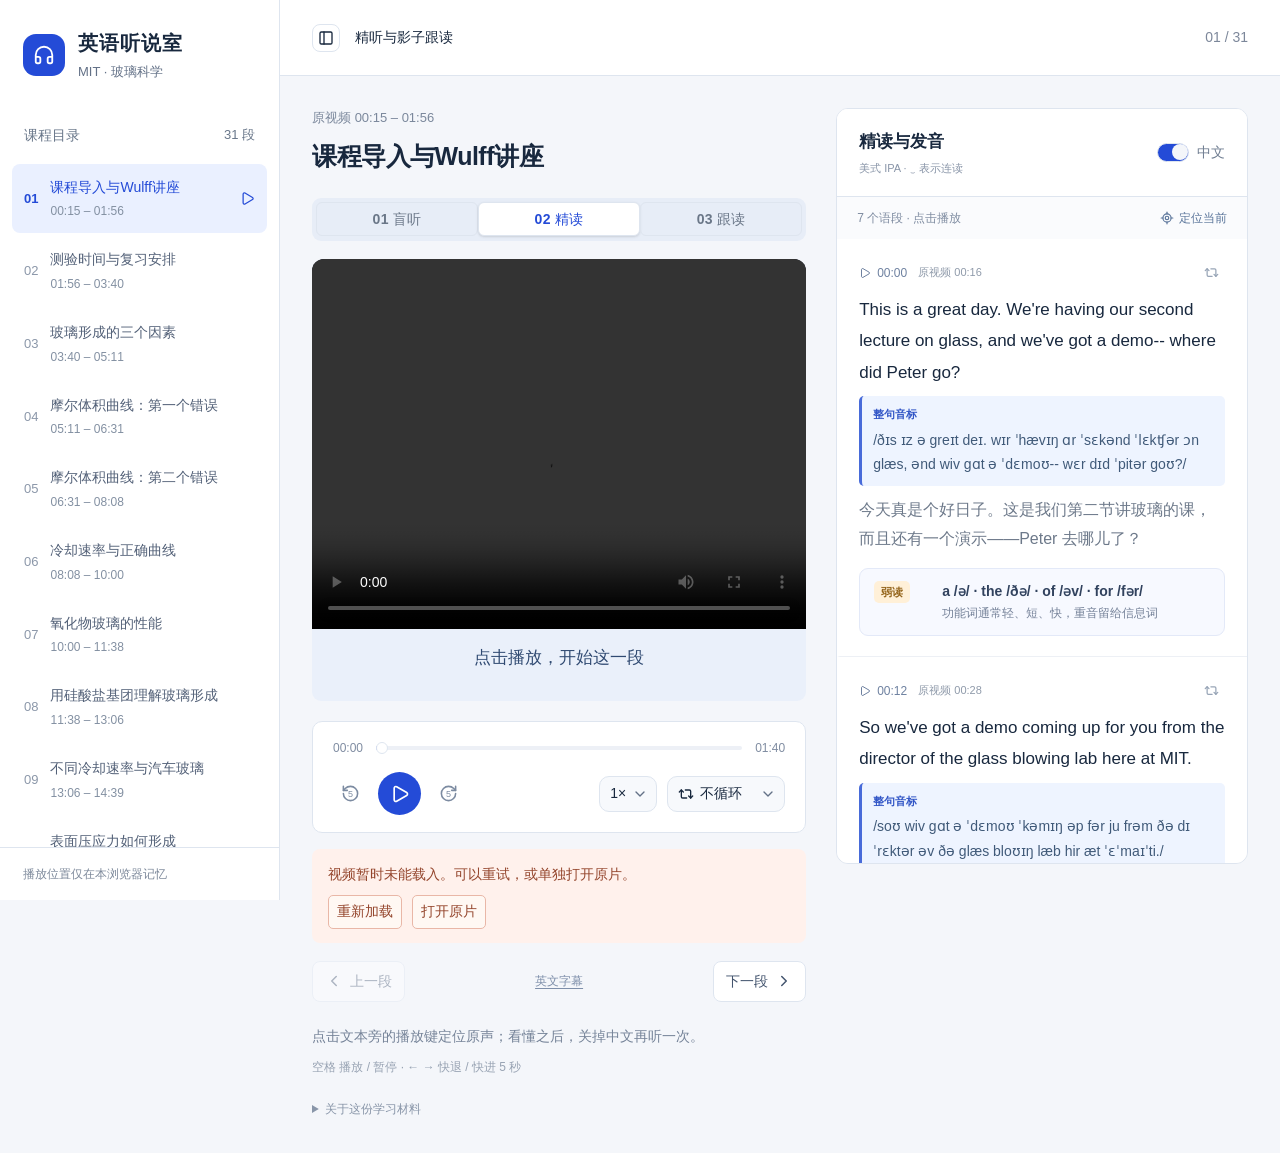
<file: index.html>
<!DOCTYPE html><html lang="zh-CN"><head><meta charSet="utf-8"/><meta name="viewport" content="width=device-width, initial-scale=1"/><link rel="stylesheet" href="/_next/static/css/index.CwH7gr7h.css" data-rsc-css-href="/_next/static/css/index.CwH7gr7h.css" data-precedence="vite-rsc/importer-resources"/><link rel="modulepreload" fetchPriority="low" href="/_next/static/chunks/index-BkXPNVpF.js"/><script src="/_next/static/chunks/rolldown-runtime-C60lm6uB.js" type="module" async=""></script><script src="/_next/static/chunks/framework-D_rUT4EX.js" type="module" async=""></script><link rel="modulepreload" href="/_next/static/chunks/layout-segment-context-CyVjz1IP.js" crossorigin=""/><link rel="modulepreload" href="/_next/static/chunks/page-BL5TyQAJ.js" crossorigin=""/><title>英语听说室 · MIT 玻璃科学</title><meta name="description" content="31段MIT玻璃课程，原声精听、中英对照与影子跟读。"/><script>Object.assign(((self[Symbol.for("vinext.navigationRuntime")]??={bootstrap:{routeManifest:null},functions:{}}).bootstrap.rsc??={rsc:[]}),{params:{},nav:{"pathname":"/","searchParams":[]}})</script><link rel="modulepreload" href="/_next/static/chunks/index-BkXPNVpF.js" />
</head><body><div data-slot="sidebar-wrapper" style="--sidebar-width:280px;--sidebar-width-icon:3rem" class="group/sidebar-wrapper flex min-h-svh w-full has-data-[variant=inset]:bg-sidebar study-shell"><div class="group peer hidden text-sidebar-foreground md:block" data-state="expanded" data-collapsible="" data-variant="sidebar" data-side="left" data-slot="sidebar"><div data-slot="sidebar-gap" class="transition-[width] duration-200 ease-linear relative w-(--sidebar-width) bg-transparent group-data-[collapsible=offcanvas]:w-0 group-data-[side=right]:rotate-180 group-data-[collapsible=icon]:w-(--sidebar-width-icon)"></div><div data-slot="sidebar-container" data-side="left" class="fixed inset-y-0 z-10 hidden h-svh w-(--sidebar-width) transition-[left,right,width] duration-200 ease-linear data-[side=left]:left-0 data-[side=left]:group-data-[collapsible=offcanvas]:left-[calc(var(--sidebar-width)*-1)] data-[side=right]:right-0 data-[side=right]:group-data-[collapsible=offcanvas]:right-[calc(var(--sidebar-width)*-1)] md:flex group-data-[collapsible=icon]:w-(--sidebar-width-icon) group-data-[side=left]:border-r group-data-[side=right]:border-l"><div data-sidebar="sidebar" data-slot="sidebar-inner" class="bg-sidebar group-data-[variant=floating]:ring-sidebar-border group-data-[variant=floating]:rounded-lg group-data-[variant=floating]:shadow-sm group-data-[variant=floating]:ring-1 flex size-full flex-col"><div data-slot="sidebar-header" data-sidebar="header" class="gap-2 p-2 flex flex-col brand"><span class="brand-icon"><svg xmlns="http://www.w3.org/2000/svg" width="22" height="22" viewBox="0 0 24 24" fill="none" stroke="currentColor" stroke-width="2" stroke-linecap="round" stroke-linejoin="round" class="lucide lucide-headphones" aria-hidden="true"><path d="M3 14h3a2 2 0 0 1 2 2v3a2 2 0 0 1-2 2H5a2 2 0 0 1-2-2v-7a9 9 0 0 1 18 0v7a2 2 0 0 1-2 2h-1a2 2 0 0 1-2-2v-3a2 2 0 0 1 2-2h3"></path></svg></span><div><strong>英语听说室</strong><p>MIT · 玻璃科学</p></div></div><div data-slot="sidebar-content" data-sidebar="content" class="no-scrollbar gap-0 flex min-h-0 flex-1 flex-col overflow-auto group-data-[collapsible=icon]:overflow-hidden"><div class="catalog-heading">课程目录 <span>31 段</span></div><nav aria-label="课程目录"><button class="lesson-item selected" aria-current="true"><span class="lesson-number">01</span><span><strong>课程导入与Wulff讲座</strong><small>00:15<!-- --> – <!-- -->01:56</small></span><svg xmlns="http://www.w3.org/2000/svg" width="15" height="15" viewBox="0 0 24 24" fill="none" stroke="currentColor" stroke-width="2" stroke-linecap="round" stroke-linejoin="round" class="lucide lucide-play" aria-hidden="true"><path d="M5 5a2 2 0 0 1 3.008-1.728l11.997 6.998a2 2 0 0 1 .003 3.458l-12 7A2 2 0 0 1 5 19z"></path></svg></button><button class="lesson-item "><span class="lesson-number">02</span><span><strong>测验时间与复习安排</strong><small>01:56<!-- --> – <!-- -->03:40</small></span></button><button class="lesson-item "><span class="lesson-number">03</span><span><strong>玻璃形成的三个因素</strong><small>03:40<!-- --> – <!-- -->05:11</small></span></button><button class="lesson-item "><span class="lesson-number">04</span><span><strong>摩尔体积曲线：第一个错误</strong><small>05:11<!-- --> – <!-- -->06:31</small></span></button><button class="lesson-item "><span class="lesson-number">05</span><span><strong>摩尔体积曲线：第二个错误</strong><small>06:31<!-- --> – <!-- -->08:08</small></span></button><button class="lesson-item "><span class="lesson-number">06</span><span><strong>冷却速率与正确曲线</strong><small>08:08<!-- --> – <!-- -->10:00</small></span></button><button class="lesson-item "><span class="lesson-number">07</span><span><strong>氧化物玻璃的性能</strong><small>10:00<!-- --> – <!-- -->11:38</small></span></button><button class="lesson-item "><span class="lesson-number">08</span><span><strong>用硅酸盐基团理解玻璃形成</strong><small>11:38<!-- --> – <!-- -->13:06</small></span></button><button class="lesson-item "><span class="lesson-number">09</span><span><strong>不同冷却速率与汽车玻璃</strong><small>13:06<!-- --> – <!-- -->14:39</small></span></button><button class="lesson-item "><span class="lesson-number">10</span><span><strong>表面压应力如何形成</strong><small>14:39<!-- --> – <!-- -->16:31</small></span></button><button class="lesson-item "><span class="lesson-number">11</span><span><strong>钢化玻璃与演示嘉宾</strong><small>16:31<!-- --> – <!-- -->18:06</small></span></button><button class="lesson-item "><span class="lesson-number">12</span><span><strong>玻璃吹制课程与鲁珀特之泪</strong><small>18:06<!-- --> – <!-- -->19:32</small></span></button><button class="lesson-item "><span class="lesson-number">13</span><span><strong>空气冷却与水冷却</strong><small>19:32<!-- --> – <!-- -->21:01</small></span></button><button class="lesson-item "><span class="lesson-number">14</span><span><strong>两种玻璃滴的破坏演示</strong><small>21:01<!-- --> – <!-- -->22:33</small></span></button><button class="lesson-item "><span class="lesson-number">15</span><span><strong>水冷玻璃滴的破裂与裂纹</strong><small>22:33<!-- --> – <!-- -->23:52</small></span></button><button class="lesson-item "><span class="lesson-number">16</span><span><strong>玻璃吹制课程与演示收尾</strong><small>23:52<!-- --> – <!-- -->25:23</small></span></button><button class="lesson-item "><span class="lesson-number">17</span><span><strong>退火玻璃与钢化玻璃的破碎</strong><small>25:23<!-- --> – <!-- -->26:39</small></span></button><button class="lesson-item "><span class="lesson-number">18</span><span><strong>高速视频：鲁珀特之泪的强度</strong><small>26:39<!-- --> – <!-- -->28:26</small></span></button><button class="lesson-item "><span class="lesson-number">19</span><span><strong>冷却速率与玻璃中的添加剂</strong><small>28:26<!-- --> – <!-- -->29:55</small></span></button><button class="lesson-item "><span class="lesson-number">20</span><span><strong>氧离子与硅酸盐网络</strong><small>29:55<!-- --> – <!-- -->31:27</small></span></button><button class="lesson-item "><span class="lesson-number">21</span><span><strong>化学剪刀：打断桥氧连接</strong><small>31:27<!-- --> – <!-- -->33:20</small></span></button><button class="lesson-item "><span class="lesson-number">22</span><span><strong>断链如何改变黏度</strong><small>33:20<!-- --> – <!-- -->34:54</small></span></button><button class="lesson-item "><span class="lesson-number">23</span><span><strong>用化学成分调节玻璃转变</strong><small>34:54<!-- --> – <!-- -->36:21</small></span></button><button class="lesson-item "><span class="lesson-number">24</span><span><strong>网络形成体与网络修饰体</strong><small>36:21<!-- --> – <!-- -->37:56</small></span></button><button class="lesson-item "><span class="lesson-number">25</span><span><strong>黏度曲线与玻璃加工</strong><small>37:56<!-- --> – <!-- -->39:53</small></span></button><button class="lesson-item "><span class="lesson-number">26</span><span><strong>离子交换：用钾替换钠</strong><small>39:53<!-- --> – <!-- -->41:42</small></span></button><button class="lesson-item "><span class="lesson-number">27</span><span><strong>化学强化与大猩猩玻璃</strong><small>41:42<!-- --> – <!-- -->43:35</small></span></button><button class="lesson-item "><span class="lesson-number">28</span><span><strong>玻璃性能设计与意大利面比喻</strong><small>43:35<!-- --> – <!-- -->45:31</small></span></button><button class="lesson-item "><span class="lesson-number">29</span><span><strong>丰富元素与太阳能玻璃打印</strong><small>45:31<!-- --> – <!-- -->47:27</small></span></button><button class="lesson-item "><span class="lesson-number">30</span><span><strong>MIT玻璃3D打印</strong><small>47:27<!-- --> – <!-- -->48:44</small></span></button><button class="lesson-item "><span class="lesson-number">31</span><span><strong>高强度玻璃与课程总结</strong><small>48:44<!-- --> – <!-- -->49:59</small></span></button></nav></div><div data-slot="sidebar-footer" data-sidebar="footer" class="gap-2 p-2 flex flex-col sidebar-footer">播放位置仅在本浏览器记忆</div></div></div></div><main data-slot="sidebar-inset" class="bg-background md:peer-data-[variant=inset]:m-2 md:peer-data-[variant=inset]:ml-0 md:peer-data-[variant=inset]:rounded-xl md:peer-data-[variant=inset]:shadow-sm md:peer-data-[variant=inset]:peer-data-[state=collapsed]:ml-2 relative flex w-full flex-1 flex-col study-main"><header class="topbar"><div><button type="button" tabindex="0" data-slot="sidebar-trigger" data-sidebar="trigger" aria-label="打开或收起课程目录" class="group/button inline-flex shrink-0 items-center justify-center border border-transparent bg-clip-padding text-sm font-medium whitespace-nowrap transition-all outline-none select-none focus-visible:border-ring focus-visible:ring-3 focus-visible:ring-ring/50 active:not-aria-[haspopup]:translate-y-px disabled:pointer-events-none disabled:opacity-50 aria-invalid:border-destructive aria-invalid:ring-3 aria-invalid:ring-destructive/20 dark:aria-invalid:border-destructive/50 dark:aria-invalid:ring-destructive/40 [&amp;_svg]:pointer-events-none [&amp;_svg]:shrink-0 [&amp;_svg:not([class*=&#x27;size-&#x27;])]:size-4 hover:bg-muted hover:text-foreground aria-expanded:bg-muted aria-expanded:text-foreground dark:hover:bg-muted/50 size-7 rounded-[min(var(--radius-md),12px)] in-data-[slot=button-group]:rounded-lg"><svg xmlns="http://www.w3.org/2000/svg" width="24" height="24" viewBox="0 0 24 24" fill="none" stroke="currentColor" stroke-width="2" stroke-linecap="round" stroke-linejoin="round" class="lucide lucide-panel-left cn-rtl-flip" aria-hidden="true"><rect width="18" height="18" x="3" y="3" rx="2"></rect><path d="M9 3v18"></path></svg><span class="sr-only">Toggle Sidebar</span></button><span>精听与影子跟读</span></div><span class="course-count">01<!-- --> / 31</span></header><main class="workspace"><section class="player-column"><div class="lesson-heading"><p>原视频 <!-- -->00:15<!-- --> – <!-- -->01:56</p><h1>课程导入与Wulff讲座</h1></div><div data-orientation="horizontal" data-activation-direction="none" data-slot="tabs" class="group/tabs flex gap-2 data-horizontal:flex-col mode-tabs"><div data-orientation="horizontal" data-activation-direction="none" role="tablist" data-slot="tabs-list" data-variant="default" aria-label="学习模式" class="group/tabs-list inline-flex w-fit items-center justify-center rounded-lg p-[3px] text-muted-foreground group-data-horizontal/tabs:h-8 group-data-vertical/tabs:h-fit group-data-vertical/tabs:flex-col data-[variant=line]:rounded-none bg-muted"><button type="button" data-orientation="horizontal" data-activation-direction="none" aria-disabled="false" tabindex="-1" role="tab" aria-selected="false" id="base-ui-_R_4j9i_" data-slot="tabs-trigger" class="relative inline-flex h-[calc(100%-1px)] flex-1 items-center justify-center gap-1.5 rounded-md border border-transparent px-1.5 py-0.5 text-sm font-medium whitespace-nowrap text-foreground/60 transition-all group-data-vertical/tabs:w-full group-data-vertical/tabs:justify-start hover:text-foreground focus-visible:border-ring focus-visible:ring-[3px] focus-visible:ring-ring/50 focus-visible:outline-1 focus-visible:outline-ring disabled:pointer-events-none disabled:opacity-50 has-data-[icon=inline-end]:pr-1 has-data-[icon=inline-start]:pl-1 aria-disabled:pointer-events-none aria-disabled:opacity-50 dark:text-muted-foreground dark:hover:text-foreground group-data-[variant=default]/tabs-list:data-active:shadow-sm group-data-[variant=line]/tabs-list:data-active:shadow-none [&amp;_svg]:pointer-events-none [&amp;_svg]:shrink-0 [&amp;_svg:not([class*=&#x27;size-&#x27;])]:size-4 group-data-[variant=line]/tabs-list:bg-transparent group-data-[variant=line]/tabs-list:data-active:bg-transparent dark:group-data-[variant=line]/tabs-list:data-active:border-transparent dark:group-data-[variant=line]/tabs-list:data-active:bg-transparent data-active:bg-background data-active:text-foreground dark:data-active:border-input dark:data-active:bg-input/30 dark:data-active:text-foreground after:absolute after:bg-foreground after:opacity-0 after:transition-opacity group-data-horizontal/tabs:after:inset-x-0 group-data-horizontal/tabs:after:bottom-[-5px] group-data-horizontal/tabs:after:h-0.5 group-data-vertical/tabs:after:inset-y-0 group-data-vertical/tabs:after:-right-1 group-data-vertical/tabs:after:w-0.5 group-data-[variant=line]/tabs-list:data-active:after:opacity-100">01 盲听</button><button type="button" data-active="" data-orientation="horizontal" data-activation-direction="none" aria-disabled="false" tabindex="-1" role="tab" aria-selected="true" id="base-ui-_R_8j9i_" data-composite-item-active="" data-slot="tabs-trigger" class="relative inline-flex h-[calc(100%-1px)] flex-1 items-center justify-center gap-1.5 rounded-md border border-transparent px-1.5 py-0.5 text-sm font-medium whitespace-nowrap text-foreground/60 transition-all group-data-vertical/tabs:w-full group-data-vertical/tabs:justify-start hover:text-foreground focus-visible:border-ring focus-visible:ring-[3px] focus-visible:ring-ring/50 focus-visible:outline-1 focus-visible:outline-ring disabled:pointer-events-none disabled:opacity-50 has-data-[icon=inline-end]:pr-1 has-data-[icon=inline-start]:pl-1 aria-disabled:pointer-events-none aria-disabled:opacity-50 dark:text-muted-foreground dark:hover:text-foreground group-data-[variant=default]/tabs-list:data-active:shadow-sm group-data-[variant=line]/tabs-list:data-active:shadow-none [&amp;_svg]:pointer-events-none [&amp;_svg]:shrink-0 [&amp;_svg:not([class*=&#x27;size-&#x27;])]:size-4 group-data-[variant=line]/tabs-list:bg-transparent group-data-[variant=line]/tabs-list:data-active:bg-transparent dark:group-data-[variant=line]/tabs-list:data-active:border-transparent dark:group-data-[variant=line]/tabs-list:data-active:bg-transparent data-active:bg-background data-active:text-foreground dark:data-active:border-input dark:data-active:bg-input/30 dark:data-active:text-foreground after:absolute after:bg-foreground after:opacity-0 after:transition-opacity group-data-horizontal/tabs:after:inset-x-0 group-data-horizontal/tabs:after:bottom-[-5px] group-data-horizontal/tabs:after:h-0.5 group-data-vertical/tabs:after:inset-y-0 group-data-vertical/tabs:after:-right-1 group-data-vertical/tabs:after:w-0.5 group-data-[variant=line]/tabs-list:data-active:after:opacity-100">02 精读</button><button type="button" data-orientation="horizontal" data-activation-direction="none" aria-disabled="false" tabindex="-1" role="tab" aria-selected="false" id="base-ui-_R_cj9i_" data-slot="tabs-trigger" class="relative inline-flex h-[calc(100%-1px)] flex-1 items-center justify-center gap-1.5 rounded-md border border-transparent px-1.5 py-0.5 text-sm font-medium whitespace-nowrap text-foreground/60 transition-all group-data-vertical/tabs:w-full group-data-vertical/tabs:justify-start hover:text-foreground focus-visible:border-ring focus-visible:ring-[3px] focus-visible:ring-ring/50 focus-visible:outline-1 focus-visible:outline-ring disabled:pointer-events-none disabled:opacity-50 has-data-[icon=inline-end]:pr-1 has-data-[icon=inline-start]:pl-1 aria-disabled:pointer-events-none aria-disabled:opacity-50 dark:text-muted-foreground dark:hover:text-foreground group-data-[variant=default]/tabs-list:data-active:shadow-sm group-data-[variant=line]/tabs-list:data-active:shadow-none [&amp;_svg]:pointer-events-none [&amp;_svg]:shrink-0 [&amp;_svg:not([class*=&#x27;size-&#x27;])]:size-4 group-data-[variant=line]/tabs-list:bg-transparent group-data-[variant=line]/tabs-list:data-active:bg-transparent dark:group-data-[variant=line]/tabs-list:data-active:border-transparent dark:group-data-[variant=line]/tabs-list:data-active:bg-transparent data-active:bg-background data-active:text-foreground dark:data-active:border-input dark:data-active:bg-input/30 dark:data-active:text-foreground after:absolute after:bg-foreground after:opacity-0 after:transition-opacity group-data-horizontal/tabs:after:inset-x-0 group-data-horizontal/tabs:after:bottom-[-5px] group-data-horizontal/tabs:after:h-0.5 group-data-vertical/tabs:after:inset-y-0 group-data-vertical/tabs:after:-right-1 group-data-vertical/tabs:after:w-0.5 group-data-[variant=line]/tabs-list:data-active:after:opacity-100">03 跟读</button></div></div><button class="jump-to-ipa">向下查看整句音标 ↓</button><div class="video-wrap"><div class="lesson-video media-loading">正在载入课程…</div></div><div class="live-caption" lang="en">点击播放，开始这一段</div><div class="player-tools"><div class="progress-line"><span>00:00</span><div data-orientation="horizontal" id="base-ui-_R_25j9i_" role="group" data-slot="slider" aria-label="播放进度" class="data-horizontal:w-full data-vertical:h-full"><div data-orientation="horizontal" data-base-ui-slider-control="" class="data-vertical:min-h-40 relative flex w-full touch-none items-center select-none data-disabled:opacity-50 data-vertical:h-full data-vertical:w-auto data-vertical:flex-col"><div data-orientation="horizontal" style="position:relative" data-slot="slider-track" class="bg-muted rounded-full data-horizontal:h-1 data-horizontal:w-full data-vertical:h-full data-vertical:w-1 relative grow overflow-hidden select-none"><div data-orientation="horizontal" data-base-ui-slider-indicator="" style="visibility:hidden;position:relative;height:inherit;--start-position:0%;inset-inline-start:0;width:var(--start-position)" data-slot="slider-range" class="bg-primary select-none data-horizontal:h-full data-vertical:w-full"></div></div><div data-orientation="horizontal" data-index="0" id="base-ui-_R_1m5j9i_" style="position:absolute;inset-inline-start:var(--position);top:50%;translate:-50% -50%;--position:0%;visibility:hidden" data-slot="slider-thumb" class="border-ring ring-ring/50 relative size-3 rounded-full border bg-white transition-[color,box-shadow] after:absolute after:-inset-2 hover:ring-3 focus-visible:ring-3 focus-visible:outline-hidden active:ring-3 block shrink-0 select-none disabled:pointer-events-none disabled:opacity-50"><input aria-orientation="horizontal" aria-valuenow="0" id="base-ui-_R_1m5j9iH2_" max="100.466" min="0" step="0.1" style="clip-path:inset(50%);overflow:hidden;white-space:nowrap;border:0;padding:0;width:100%;height:100%;margin:-1px;position:fixed;top:0;left:0" type="range" value="0"/><script></script></div></div></div><span>01:40</span></div><div class="controls"><div class="transport"><button class="icon-button" aria-label="后退5秒"><svg xmlns="http://www.w3.org/2000/svg" width="19" height="19" viewBox="0 0 24 24" fill="none" stroke="currentColor" stroke-width="2" stroke-linecap="round" stroke-linejoin="round" class="lucide lucide-rotate-ccw" aria-hidden="true"><path d="M3 12a9 9 0 1 0 9-9 9.75 9.75 0 0 0-6.74 2.74L3 8"></path><path d="M3 3v5h5"></path></svg><small>5</small></button><button class="play-button" aria-label="播放"><svg xmlns="http://www.w3.org/2000/svg" width="20" height="20" viewBox="0 0 24 24" fill="none" stroke="currentColor" stroke-width="2" stroke-linecap="round" stroke-linejoin="round" class="lucide lucide-play" aria-hidden="true"><path d="M5 5a2 2 0 0 1 3.008-1.728l11.997 6.998a2 2 0 0 1 .003 3.458l-12 7A2 2 0 0 1 5 19z"></path></svg></button><button class="icon-button" aria-label="前进5秒"><svg xmlns="http://www.w3.org/2000/svg" width="19" height="19" viewBox="0 0 24 24" fill="none" stroke="currentColor" stroke-width="2" stroke-linecap="round" stroke-linejoin="round" class="lucide lucide-rotate-ccw" aria-hidden="true" style="transform:scaleX(-1)"><path d="M3 12a9 9 0 1 0 9-9 9.75 9.75 0 0 0-6.74 2.74L3 8"></path><path d="M3 3v5h5"></path></svg><small>5</small></button></div><button type="button" tabindex="0" id="base-ui-_R_29j9i_" role="combobox" aria-expanded="false" aria-haspopup="listbox" data-slot="select-trigger" data-size="default" aria-label="播放速度" class="flex w-fit items-center justify-between gap-1.5 rounded-lg border border-input bg-transparent py-2 pr-2 pl-2.5 text-sm whitespace-nowrap transition-colors outline-none select-none focus-visible:border-ring focus-visible:ring-3 focus-visible:ring-ring/50 disabled:cursor-not-allowed disabled:opacity-50 aria-invalid:border-destructive aria-invalid:ring-3 aria-invalid:ring-destructive/20 data-placeholder:text-muted-foreground data-[size=default]:h-8 data-[size=sm]:h-7 data-[size=sm]:rounded-[min(var(--radius-md),10px)] *:data-[slot=select-value]:line-clamp-1 *:data-[slot=select-value]:flex *:data-[slot=select-value]:items-center *:data-[slot=select-value]:gap-1.5 dark:bg-input/30 dark:hover:bg-input/50 dark:aria-invalid:border-destructive/50 dark:aria-invalid:ring-destructive/40 [&amp;_svg]:pointer-events-none [&amp;_svg]:shrink-0 [&amp;_svg:not([class*=&#x27;size-&#x27;])]:size-4 speed-select"><span data-slot="select-value" class="flex flex-1 text-left">1<!-- -->×</span><svg xmlns="http://www.w3.org/2000/svg" width="24" height="24" viewBox="0 0 24 24" fill="none" stroke="currentColor" stroke-width="2" stroke-linecap="round" stroke-linejoin="round" class="lucide lucide-chevron-down pointer-events-none size-4 text-muted-foreground" aria-hidden="true"><path d="m6 9 6 6 6-6"></path>▼</svg></button><input id="base-ui-_R_29j9i_-hidden-input" style="clip-path:inset(50%);overflow:hidden;white-space:nowrap;border:0;padding:0;width:1px;height:1px;margin:-1px;position:fixed;top:0;left:0" tabindex="-1" aria-hidden="true" value="1"/><button type="button" tabindex="0" id="base-ui-_R_39j9i_" role="combobox" aria-expanded="false" aria-haspopup="listbox" data-slot="select-trigger" data-size="default" aria-label="循环方式" class="flex w-fit items-center justify-between gap-1.5 rounded-lg border border-input bg-transparent py-2 pr-2 pl-2.5 text-sm whitespace-nowrap transition-colors outline-none select-none focus-visible:border-ring focus-visible:ring-3 focus-visible:ring-ring/50 disabled:cursor-not-allowed disabled:opacity-50 aria-invalid:border-destructive aria-invalid:ring-3 aria-invalid:ring-destructive/20 data-placeholder:text-muted-foreground data-[size=default]:h-8 data-[size=sm]:h-7 data-[size=sm]:rounded-[min(var(--radius-md),10px)] *:data-[slot=select-value]:line-clamp-1 *:data-[slot=select-value]:flex *:data-[slot=select-value]:items-center *:data-[slot=select-value]:gap-1.5 dark:bg-input/30 dark:hover:bg-input/50 dark:aria-invalid:border-destructive/50 dark:aria-invalid:ring-destructive/40 [&amp;_svg]:pointer-events-none [&amp;_svg]:shrink-0 [&amp;_svg:not([class*=&#x27;size-&#x27;])]:size-4 loop-select"><svg xmlns="http://www.w3.org/2000/svg" width="16" height="16" viewBox="0 0 24 24" fill="none" stroke="currentColor" stroke-width="2" stroke-linecap="round" stroke-linejoin="round" class="lucide lucide-repeat2 lucide-repeat-2" aria-hidden="true"><path d="m2 9 3-3 3 3"></path><path d="M13 18H7a2 2 0 0 1-2-2V6"></path><path d="m22 15-3 3-3-3"></path><path d="M11 6h6a2 2 0 0 1 2 2v10"></path></svg><span data-slot="select-value" class="flex flex-1 text-left">不循环</span><svg xmlns="http://www.w3.org/2000/svg" width="24" height="24" viewBox="0 0 24 24" fill="none" stroke="currentColor" stroke-width="2" stroke-linecap="round" stroke-linejoin="round" class="lucide lucide-chevron-down pointer-events-none size-4 text-muted-foreground" aria-hidden="true"><path d="m6 9 6 6 6-6"></path>▼</svg></button><input id="base-ui-_R_39j9i_-hidden-input" style="clip-path:inset(50%);overflow:hidden;white-space:nowrap;border:0;padding:0;width:1px;height:1px;margin:-1px;position:fixed;top:0;left:0" tabindex="-1" aria-hidden="true" value="off"/></div></div><div class="lesson-navigation"><button disabled=""><svg xmlns="http://www.w3.org/2000/svg" width="18" height="18" viewBox="0 0 24 24" fill="none" stroke="currentColor" stroke-width="2" stroke-linecap="round" stroke-linejoin="round" class="lucide lucide-chevron-left" aria-hidden="true"><path d="m15 18-6-6 6-6"></path></svg>上一段</button><a href="/media/01.srt" download="">英文字幕</a><button>下一段<svg xmlns="http://www.w3.org/2000/svg" width="18" height="18" viewBox="0 0 24 24" fill="none" stroke="currentColor" stroke-width="2" stroke-linecap="round" stroke-linejoin="round" class="lucide lucide-chevron-right" aria-hidden="true"><path d="m9 18 6-6-6-6"></path></svg></button></div><p class="practice-tip">点击文本旁的播放键定位原声；看懂之后，关掉中文再听一次。</p><p class="keyboard-tip">空格 播放 / 暂停 · ← → 快退 / 快进 5 秒</p><details class="course-note"><summary>关于这份学习材料</summary><p>由你提供的 MIT 3.091 课程视频整理。31 段各约 1–2 分钟，标题显示原视频时间。切点依据内嵌字幕选择，未逐词校订音频。原课堂自身的未完句、字幕疑误在对照中说明。</p><p>本浏览器会记住上次片段、播放位置与速度，清除浏览器数据后会重置；不会跨设备同步。</p></details></section><section class="reading-column" aria-label="双语阅读"><div class="reading-heading"><div><h2>精读与发音</h2><span>美式 IPA · ‿ 表示连读</span></div><label class="translation-toggle"><span data-checked="" role="switch" tabindex="0" id="base-ui-_R_cd9i_" aria-checked="true" data-slot="switch" data-size="default" aria-label="显示中文翻译" class="peer group/switch relative inline-flex shrink-0 items-center rounded-full border border-transparent transition-all outline-none group-has-[:focus-visible]/field-label:border-transparent group-has-[:focus-visible]/field-label:ring-0 after:absolute after:-inset-x-3 after:-inset-y-2 focus-visible:border-ring focus-visible:ring-3 focus-visible:ring-ring/50 aria-invalid:border-destructive aria-invalid:ring-3 aria-invalid:ring-destructive/20 data-[size=default]:h-[18.4px] data-[size=default]:w-[32px] data-[size=sm]:h-[14px] data-[size=sm]:w-[24px] dark:aria-invalid:border-destructive/50 dark:aria-invalid:ring-destructive/40 data-checked:bg-primary data-unchecked:bg-input dark:data-unchecked:bg-input/80 data-disabled:cursor-not-allowed data-disabled:opacity-50"><span data-checked="" data-slot="switch-thumb" class="pointer-events-none block rounded-full bg-background ring-0 transition-transform group-data-[size=default]/switch:size-4 group-data-[size=sm]/switch:size-3 group-data-[size=default]/switch:data-checked:translate-x-[calc(100%-2px)] group-data-[size=sm]/switch:data-checked:translate-x-[calc(100%-2px)] dark:data-checked:bg-primary-foreground group-data-[size=default]/switch:data-unchecked:translate-x-0 group-data-[size=sm]/switch:data-unchecked:translate-x-0 dark:data-unchecked:bg-foreground"></span></span><input id="base-ui-_R_cd9iH1_" style="clip-path:inset(50%);overflow:hidden;white-space:nowrap;border:0;padding:0;width:1px;height:1px;margin:-1px;position:fixed;top:0;left:0" tabindex="-1" type="checkbox" aria-hidden="true" checked=""/>中文</label></div><div class="reading-subhead"><span>7<!-- --> 个语段 · 点击播放</span><button><svg xmlns="http://www.w3.org/2000/svg" width="14" height="14" viewBox="0 0 24 24" fill="none" stroke="currentColor" stroke-width="2" stroke-linecap="round" stroke-linejoin="round" class="lucide lucide-locate-fixed" aria-hidden="true"><line x1="2" x2="5" y1="12" y2="12"></line><line x1="19" x2="22" y1="12" y2="12"></line><line x1="12" x2="12" y1="2" y2="5"></line><line x1="12" x2="12" y1="19" y2="22"></line><circle cx="12" cy="12" r="7"></circle><circle cx="12" cy="12" r="3"></circle></svg>定位当前</button></div><div><article id="unit-0" class="reading-unit  "><div class="unit-actions"><button class="unit-time" aria-label="播放第1语段"><svg xmlns="http://www.w3.org/2000/svg" width="12" height="12" viewBox="0 0 24 24" fill="none" stroke="currentColor" stroke-width="2" stroke-linecap="round" stroke-linejoin="round" class="lucide lucide-play" aria-hidden="true"><path d="M5 5a2 2 0 0 1 3.008-1.728l11.997 6.998a2 2 0 0 1 .003 3.458l-12 7A2 2 0 0 1 5 19z"></path></svg>00:00<span>原视频 <!-- -->00:16</span></button><button class="repeat-unit" aria-label="循环第1语段" aria-pressed="false"><svg xmlns="http://www.w3.org/2000/svg" width="15" height="15" viewBox="0 0 24 24" fill="none" stroke="currentColor" stroke-width="2" stroke-linecap="round" stroke-linejoin="round" class="lucide lucide-repeat2 lucide-repeat-2" aria-hidden="true"><path d="m2 9 3-3 3 3"></path><path d="M13 18H7a2 2 0 0 1-2-2V6"></path><path d="m22 15-3 3-3-3"></path><path d="M11 6h6a2 2 0 0 1 2 2v10"></path></svg></button></div><p lang="en" class="english">This is a great day. We&#x27;re having our second lecture on glass, and we&#x27;ve got a demo-- where did Peter go?</p><div class="sentence-ipa" aria-label="整句美式音标"><span>整句音标</span><p lang="en">/<!-- -->ðɪs ɪz ə greɪt deɪ. wɪr ˈhævɪŋ ɑr ˈsɛkənd ˈlɛkʧər ɔn glæs, ənd wiv gɑt ə ˈdɛmoʊ-- wɛr dɪd ˈpitər goʊ?<!-- -->/</p></div><p class="chinese">今天真是个好日子。这是我们第二节讲玻璃的课，而且还有一个演示——Peter 去哪儿了？</p><div class="pronunciation-panel" aria-label="发音训练"><div class="pronunciation-tip tip-weak"><span>弱读</span><div><strong>a /ə/ · the /ðə/ · of /əv/ · for /fər/</strong><small>功能词通常轻、短、快，重音留给信息词</small></div></div></div></article><article id="unit-1" class="reading-unit  "><div class="unit-actions"><button class="unit-time" aria-label="播放第2语段"><svg xmlns="http://www.w3.org/2000/svg" width="12" height="12" viewBox="0 0 24 24" fill="none" stroke="currentColor" stroke-width="2" stroke-linecap="round" stroke-linejoin="round" class="lucide lucide-play" aria-hidden="true"><path d="M5 5a2 2 0 0 1 3.008-1.728l11.997 6.998a2 2 0 0 1 .003 3.458l-12 7A2 2 0 0 1 5 19z"></path></svg>00:12<span>原视频 <!-- -->00:28</span></button><button class="repeat-unit" aria-label="循环第2语段" aria-pressed="false"><svg xmlns="http://www.w3.org/2000/svg" width="15" height="15" viewBox="0 0 24 24" fill="none" stroke="currentColor" stroke-width="2" stroke-linecap="round" stroke-linejoin="round" class="lucide lucide-repeat2 lucide-repeat-2" aria-hidden="true"><path d="m2 9 3-3 3 3"></path><path d="M13 18H7a2 2 0 0 1-2-2V6"></path><path d="m22 15-3 3-3-3"></path><path d="M11 6h6a2 2 0 0 1 2 2v10"></path></svg></button></div><p lang="en" class="english">So we&#x27;ve got a demo coming up for you from the director of the glass blowing lab here at MIT.</p><div class="sentence-ipa" aria-label="整句美式音标"><span>整句音标</span><p lang="en">/<!-- -->soʊ wiv gɑt ə ˈdɛmoʊ ˈkəmɪŋ əp fər ju frəm ðə dɪˈrɛktər əv ðə glæs bloʊɪŋ læb hir æt ˈɛˈmaɪˈti.<!-- -->/</p></div><p class="chinese">接下来，MIT 玻璃吹制实验室的负责人会为大家做一个演示。</p><div class="pronunciation-panel" aria-label="发音训练"><div class="pronunciation-tip tip-weak"><span>弱读</span><div><strong>a /ə/ · the /ðə/ · of /əv/ · for /fər/</strong><small>功能词通常轻、短、快，重音留给信息词</small></div></div></div></article><article id="unit-2" class="reading-unit  "><div class="unit-actions"><button class="unit-time" aria-label="播放第3语段"><svg xmlns="http://www.w3.org/2000/svg" width="12" height="12" viewBox="0 0 24 24" fill="none" stroke="currentColor" stroke-width="2" stroke-linecap="round" stroke-linejoin="round" class="lucide lucide-play" aria-hidden="true"><path d="M5 5a2 2 0 0 1 3.008-1.728l11.997 6.998a2 2 0 0 1 .003 3.458l-12 7A2 2 0 0 1 5 19z"></path></svg>00:22<span>原视频 <!-- -->00:37</span></button><button class="repeat-unit" aria-label="循环第3语段" aria-pressed="false"><svg xmlns="http://www.w3.org/2000/svg" width="15" height="15" viewBox="0 0 24 24" fill="none" stroke="currentColor" stroke-width="2" stroke-linecap="round" stroke-linejoin="round" class="lucide lucide-repeat2 lucide-repeat-2" aria-hidden="true"><path d="m2 9 3-3 3 3"></path><path d="M13 18H7a2 2 0 0 1-2-2V6"></path><path d="m22 15-3 3-3-3"></path><path d="M11 6h6a2 2 0 0 1 2 2v10"></path></svg></button></div><p lang="en" class="english">And now before we start, I just want to mention, so next Monday-- so we&#x27;re going to talk today-- we&#x27;re going to continue what we started, which is the chemistry of glass, and we&#x27;ll talk about that cooling curve or the effects of different things on the glass formation and then how to engineer the properties of the glass.</p><div class="sentence-ipa" aria-label="整句美式音标"><span>整句音标</span><p lang="en">/<!-- -->ənd naʊ ˌbiˈfɔr wi stɑrt, aɪ ʤɪst wɔnt tɪ ˈmɛnʃən, soʊ nɛkst ˈmənˌdeɪ-- soʊ wɪr goʊɪŋ tɪ tɔk təˈdeɪ-- wɪr goʊɪŋ tɪ kənˈtɪnju wət wi ˈstɑrtɪd, wɪʧ ɪz ðə ˈkɛmɪstri əv glæs, ənd wɪl tɔk əˈbaʊt ðət ˈkulɪŋ kərv ər ðə ˈifɛkts əv ˈdɪfərənt θɪŋz ɔn ðə glæs fɔrˈmeɪʃən ənd ðɛn haʊ tɪ ˈɛnʤəˈnɪr ðə ˈprɑpərtiz əv ðə glæs.<!-- -->/</p></div><p class="chinese">开始之前，我想先说一下，下周一——今天我们要讲的是——继续之前的玻璃化学。我们会讲冷却曲线、各种因素对玻璃形成的影响，以及如何调控玻璃的性能。</p><div class="pronunciation-panel" aria-label="发音训练"><div class="pronunciation-tip tip-ipa"><span>重点词</span><div><strong>glass formation /ˈɡlæs fɔrˈmeɪʃən/</strong><small>玻璃形成</small></div></div><div class="pronunciation-tip tip-weak"><span>弱读</span><div><strong>to → /tə/</strong><small>非重读的 to 通常读 /tə/；整组词连贯说出</small></div></div><div class="pronunciation-tip tip-stop"><span>失去爆破</span><div><strong>末尾 /t/ 轻轻停住</strong><small>后面也是辅音时，/t/ 通常只做阻塞，不明显释放</small></div></div></div></article><article id="unit-3" class="reading-unit  "><div class="unit-actions"><button class="unit-time" aria-label="播放第4语段"><svg xmlns="http://www.w3.org/2000/svg" width="12" height="12" viewBox="0 0 24 24" fill="none" stroke="currentColor" stroke-width="2" stroke-linecap="round" stroke-linejoin="round" class="lucide lucide-play" aria-hidden="true"><path d="M5 5a2 2 0 0 1 3.008-1.728l11.997 6.998a2 2 0 0 1 .003 3.458l-12 7A2 2 0 0 1 5 19z"></path></svg>00:45<span>原视频 <!-- -->01:01</span></button><button class="repeat-unit" aria-label="循环第4语段" aria-pressed="false"><svg xmlns="http://www.w3.org/2000/svg" width="15" height="15" viewBox="0 0 24 24" fill="none" stroke="currentColor" stroke-width="2" stroke-linecap="round" stroke-linejoin="round" class="lucide lucide-repeat2 lucide-repeat-2" aria-hidden="true"><path d="m2 9 3-3 3 3"></path><path d="M13 18H7a2 2 0 0 1-2-2V6"></path><path d="m22 15-3 3-3-3"></path><path d="M11 6h6a2 2 0 0 1 2 2v10"></path></svg></button></div><p lang="en" class="english">Before I start, I just want to mention that next Monday we have something called the Wulff Lecture.</p><div class="sentence-ipa" aria-label="整句美式音标"><span>整句音标</span><p lang="en">/<!-- -->ˌbiˈfɔr aɪ stɑrt, aɪ ʤɪst wɔnt tɪ ˈmɛnʃən ðət nɛkst ˈmənˌdeɪ wi hæv ˈsəmθɪŋ kɔld ðə wʊlf ˈlɛkʧər.<!-- -->/</p></div><p class="chinese">开始之前先提醒大家，下周一有一个叫 Wulff Lecture 的讲座。</p><div class="pronunciation-panel" aria-label="发音训练"><div class="pronunciation-tip tip-weak"><span>弱读</span><div><strong>to → /tə/</strong><small>非重读的 to 通常读 /tə/；整组词连贯说出</small></div></div><div class="pronunciation-tip tip-stop"><span>失去爆破</span><div><strong>末尾 /t/ 轻轻停住</strong><small>后面也是辅音时，/t/ 通常只做阻塞，不明显释放</small></div></div></div></article><article id="unit-4" class="reading-unit  "><div class="unit-actions"><button class="unit-time" aria-label="播放第5语段"><svg xmlns="http://www.w3.org/2000/svg" width="12" height="12" viewBox="0 0 24 24" fill="none" stroke="currentColor" stroke-width="2" stroke-linecap="round" stroke-linejoin="round" class="lucide lucide-play" aria-hidden="true"><path d="M5 5a2 2 0 0 1 3.008-1.728l11.997 6.998a2 2 0 0 1 .003 3.458l-12 7A2 2 0 0 1 5 19z"></path></svg>00:51<span>原视频 <!-- -->01:06</span></button><button class="repeat-unit" aria-label="循环第5语段" aria-pressed="false"><svg xmlns="http://www.w3.org/2000/svg" width="15" height="15" viewBox="0 0 24 24" fill="none" stroke="currentColor" stroke-width="2" stroke-linecap="round" stroke-linejoin="round" class="lucide lucide-repeat2 lucide-repeat-2" aria-hidden="true"><path d="m2 9 3-3 3 3"></path><path d="M13 18H7a2 2 0 0 1-2-2V6"></path><path d="m22 15-3 3-3-3"></path><path d="M11 6h6a2 2 0 0 1 2 2v10"></path></svg></button></div><p lang="en" class="english">And this is a lecture that is open to the public. It&#x27;s geared towards freshmen. It&#x27;s put on by the Department of Materials Science and Engineering every year, and it&#x27;s usually some sort of really interesting, exciting topic and usually a very dynamic lecture.</p><div class="sentence-ipa" aria-label="整句美式音标"><span>整句音标</span><p lang="en">/<!-- -->ənd ðɪs ɪz ə ˈlɛkʧər ðət ɪz ˈoʊpən tɪ ðə ˈpəblɪk. ɪts gɪrd təˈwɔrdz ˈfrɛʃmɪn. ɪts pʊt ɔn baɪ ðə dɪˈpɑrtmənt əv məˈtɪriəlz saɪəns ənd ˈɛnʤəˈnɪrɪŋ ˈɛvəri jɪr, ənd ɪts ˈjuʒəwəli səm sɔrt əv ˈrɪli ˈɪntəˌrɛstɪŋ, ɪkˈsaɪtɪŋ ˈtɑpɪk ənd ˈjuʒəwəli ə ˈvɛri daɪˈnæmɪk ˈlɛkʧər.<!-- -->/</p></div><p class="chinese">这个讲座向公众开放，主要面向大一学生，由材料科学与工程系每年举办。主题通常非常有趣、令人兴奋，讲座本身也往往很生动。</p><div class="pronunciation-panel" aria-label="发音训练"><div class="pronunciation-tip tip-linking"><span>连读</span><div><strong>and‿…</strong><small>and 常弱化为 /ən/ 或 /n/，直接连到下一个词</small></div></div><div class="pronunciation-tip tip-weak"><span>弱读</span><div><strong>a /ə/ · the /ðə/ · of /əv/ · for /fər/</strong><small>功能词通常轻、短、快，重音留给信息词</small></div></div></div></article><article id="unit-5" class="reading-unit  "><div class="unit-actions"><button class="unit-time" aria-label="播放第6语段"><svg xmlns="http://www.w3.org/2000/svg" width="12" height="12" viewBox="0 0 24 24" fill="none" stroke="currentColor" stroke-width="2" stroke-linecap="round" stroke-linejoin="round" class="lucide lucide-play" aria-hidden="true"><path d="M5 5a2 2 0 0 1 3.008-1.728l11.997 6.998a2 2 0 0 1 .003 3.458l-12 7A2 2 0 0 1 5 19z"></path></svg>01:08<span>原视频 <!-- -->01:24</span></button><button class="repeat-unit" aria-label="循环第6语段" aria-pressed="false"><svg xmlns="http://www.w3.org/2000/svg" width="15" height="15" viewBox="0 0 24 24" fill="none" stroke="currentColor" stroke-width="2" stroke-linecap="round" stroke-linejoin="round" class="lucide lucide-repeat2 lucide-repeat-2" aria-hidden="true"><path d="m2 9 3-3 3 3"></path><path d="M13 18H7a2 2 0 0 1-2-2V6"></path><path d="m22 15-3 3-3-3"></path><path d="M11 6h6a2 2 0 0 1 2 2v10"></path></svg></button></div><p lang="en" class="english">And in this case it&#x27;s one of our very own, Sam Shames, who graduated in 2014, and he&#x27;ll be talking about his adventures as a material scientist and how he&#x27;s used that knowledge in his life and also in the company that he founded which is now selling products in over 70 countries around the world.</p><div class="sentence-ipa" aria-label="整句美式音标"><span>整句音标</span><p lang="en">/<!-- -->ənd ɪn ðɪs keɪs ɪts wən əv ɑr ˈvɛri oʊn, sæm ʃeɪmz, hu ˈgræʤəˌweɪtɪd ɪn 2014 ənd hil bi ˈtɔkɪŋ əˈbaʊt hɪz ædˈvɛnʧərz ɛz ə məˈtɪriəl ˈsaɪəntɪst ənd haʊ hiz juzd ðət ˈnɑlɪʤ ɪn hɪz laɪf ənd ˈɔlsoʊ ɪn ðə ˈkəmpəˌni ðət hi ˈfaʊndɪd wɪʧ ɪz naʊ ˈsɛlɪŋ ˈprɑdəkts ɪn ˈoʊvər 70 ˈkəntriz əraʊnd ðə wərld.<!-- -->/</p></div><p class="chinese">这次主讲人是我们自己的校友 Sam Shames，他于 2014 年毕业。他会分享自己作为材料科学家的经历，以及如何把相关知识用于生活和自己创办的公司。这家公司的产品如今已销往全球 70 多个国家。</p><div class="pronunciation-panel" aria-label="发音训练"><div class="pronunciation-tip tip-linking"><span>连读</span><div><strong>and‿…</strong><small>and 常弱化为 /ən/ 或 /n/，直接连到下一个词</small></div></div><div class="pronunciation-tip tip-weak"><span>弱读</span><div><strong>a /ə/ · the /ðə/ · of /əv/ · for /fər/</strong><small>功能词通常轻、短、快，重音留给信息词</small></div></div></div></article><article id="unit-6" class="reading-unit  "><div class="unit-actions"><button class="unit-time" aria-label="播放第7语段"><svg xmlns="http://www.w3.org/2000/svg" width="12" height="12" viewBox="0 0 24 24" fill="none" stroke="currentColor" stroke-width="2" stroke-linecap="round" stroke-linejoin="round" class="lucide lucide-play" aria-hidden="true"><path d="M5 5a2 2 0 0 1 3.008-1.728l11.997 6.998a2 2 0 0 1 .003 3.458l-12 7A2 2 0 0 1 5 19z"></path></svg>01:32<span>原视频 <!-- -->01:48</span></button><button class="repeat-unit" aria-label="循环第7语段" aria-pressed="false"><svg xmlns="http://www.w3.org/2000/svg" width="15" height="15" viewBox="0 0 24 24" fill="none" stroke="currentColor" stroke-width="2" stroke-linecap="round" stroke-linejoin="round" class="lucide lucide-repeat2 lucide-repeat-2" aria-hidden="true"><path d="m2 9 3-3 3 3"></path><path d="M13 18H7a2 2 0 0 1-2-2V6"></path><path d="m22 15-3 3-3-3"></path><path d="M11 6h6a2 2 0 0 1 2 2v10"></path></svg></button></div><p lang="en" class="english">So I think that will be a lot of fun. If you can make it, it&#x27;s next Monday from 4:00 to 5:00 PM.</p><div class="sentence-ipa" aria-label="整句美式音标"><span>整句音标</span><p lang="en">/<!-- -->soʊ aɪ θɪŋk ðət wɪl bi ə lɔt əv fən. ɪf ju kən meɪk ɪt, ɪts nɛkst ˈmənˌdeɪ frəm 4:oʊ oʊ tɪ 5:oʊ oʊ piɛm.<!-- -->/</p></div><p class="chinese">所以我觉得会很有意思。如果你有时间参加，时间是下周一下午四点到五点。</p><div class="pronunciation-panel" aria-label="发音训练"><div class="pronunciation-tip tip-weak"><span>弱读</span><div><strong>a /ə/ · the /ðə/ · of /əv/ · for /fər/</strong><small>功能词通常轻、短、快，重音留给信息词</small></div></div><div class="pronunciation-tip tip-stop"><span>失去爆破</span><div><strong>末尾 /t/ 轻轻停住</strong><small>后面也是辅音时，/t/ 通常只做阻塞，不明显释放</small></div></div></div></article></div><footer class="transcript-footer">英文来自原视频字幕，中文用于辅助理解。音标采用通用美式读法；自然语流会因语速和说话人而略有变化。</footer></section></main></main></div><script type="module" src="/_next/static/chunks/index-BkXPNVpF.js" id="_R_" async=""></script><script>((self[Symbol.for("vinext.navigationRuntime")]??={bootstrap:{routeManifest:null},functions:{}}).bootstrap.rsc??={rsc:[]}).rsc.push("2:I[\"8c0f216c4604\",[],\"Children\",1]\n")</script><script>((self[Symbol.for("vinext.navigationRuntime")]??={bootstrap:{routeManifest:null},functions:{}}).bootstrap.rsc??={rsc:[]}).rsc.push("3:I[\"593f344dc510\",[],\"GlobalErrorBoundary\",1]\n")</script><script>((self[Symbol.for("vinext.navigationRuntime")]??={bootstrap:{routeManifest:null},functions:{}}).bootstrap.rsc??={rsc:[]}).rsc.push("4:I[\"0b874ad30386\",[],\"default\",1]\n")</script><script>((self[Symbol.for("vinext.navigationRuntime")]??={bootstrap:{routeManifest:null},functions:{}}).bootstrap.rsc??={rsc:[]}).rsc.push("5:I[\"593f344dc510\",[],\"ErrorBoundary\",1]\n")</script><script>((self[Symbol.for("vinext.navigationRuntime")]??={bootstrap:{routeManifest:null},functions:{}}).bootstrap.rsc??={rsc:[]}).rsc.push("6:I[\"15c18cfaeeff\",[],\"LayoutSegmentProvider\",1]\n")</script><script>((self[Symbol.for("vinext.navigationRuntime")]??={bootstrap:{routeManifest:null},functions:{}}).bootstrap.rsc??={rsc:[]}).rsc.push("7:I[\"8c0f216c4604\",[],\"Slot\",1]\n")</script><script>((self[Symbol.for("vinext.navigationRuntime")]??={bootstrap:{routeManifest:null},functions:{}}).bootstrap.rsc??={rsc:[]}).rsc.push("8:I[\"593f344dc510\",[],\"NotFoundBoundary\",1]\n")</script><script>((self[Symbol.for("vinext.navigationRuntime")]??={bootstrap:{routeManifest:null},functions:{}}).bootstrap.rsc??={rsc:[]}).rsc.push("9:I[\"9276801271d6\",[],\"AppRouterScrollTarget\",1]\n")</script><script>((self[Symbol.for("vinext.navigationRuntime")]??={bootstrap:{routeManifest:null},functions:{}}).bootstrap.rsc??={rsc:[]}).rsc.push("a:I[\"593f344dc510\",[],\"RedirectBoundary\",1]\n")</script><script>((self[Symbol.for("vinext.navigationRuntime")]??={bootstrap:{routeManifest:null},functions:{}}).bootstrap.rsc??={rsc:[]}).rsc.push(":HL[\"/_next/static/css/index.CwH7gr7h.css\",\"style\"     ]\n")</script><script>((self[Symbol.for("vinext.navigationRuntime")]??={bootstrap:{routeManifest:null},functions:{}}).bootstrap.rsc??={rsc:[]}).rsc.push("0:{\"page:/\":\"$L1\",\"layout:/\":[[[\"$\",\"link\",\"css:/_next/static/css/index.CwH7gr7h.css\",{\"rel\":\"stylesheet\",\"precedence\":\"vite-rsc/importer-resources\",\"href\":\"/_next/static/css/index.CwH7gr7h.css\",\"data-rsc-css-href\":\"/_next/static/css/index.CwH7gr7h.css\"}],\"$undefined\"],[\"$\",\"html\",null,{\"lang\":\"zh-CN\",\"children\":[\"$\",\"body\",null,{\"children\":[\"$\",\"$L2\",null,{}]}]}]],\"route:/\":[[[\"$\",\"meta\",null,{\"charSet\":\"utf-8\"}],[[\"$\",\"title\",\"0\",{\"children\":\"英语听说室 · MIT 玻璃科学\"}],[\"$\",\"meta\",\"1\",{\"name\":\"description\",\"content\":\"31段MIT玻璃课程，原声精听、中英对照与影子跟读。\"}]],[[\"$\",\"meta\",\"0\",{\"name\":\"viewport\",\"content\":\"width=device-width, initial-scale=1\"}]]],[\"$\",\"$L3\",null,{\"fallback\":\"$4\",\"children\":[\"$\",\"$L5\",null,{\"fallback\":\"$4\",\"children\":[\"$\",\"$L6\",null,{\"providerId\":\"layout:/\",\"segmentMap\":{\"children\":[]},\"children\":[\"$\",\"$L7\",null,{\"id\":\"layout:/\",\"parallelSlots\":\"$undefined\",\"children\":[\"$\",\"$L8\",null,{\"resetKey\":\"\",\"fallback\":[[\"$\",\"title\",null,{\"children\":\"404: This page could not be found.\"}],[\"$\",\"div\",null,{\"style\":{\"fontFamily\":\"system-ui,\\\"Segoe UI\\\",Roboto,Helvetica,Arial,sans-serif,\\\"Apple Color Emoji\\\",\\\"Segoe UI Emoji\\\"\",\"height\":\"100vh\",\"textAlign\":\"center\",\"display\":\"flex\",\"flexDirection\":\"column\",\"alignItems\":\"center\",\"justifyContent\":\"center\"},\"children\":[\"$\",\"div\",null,{\"children\":[[\"$\",\"style\",null,{\"dangerouslySetInnerHTML\":{\"__html\":\"body{color:#000;background:#fff;margin:0}.next-error-h1{border-right:1px solid rgba(0,0,0,.3)}@media (prefers-color-scheme:dark){body{color:#fff;background:#000}.next-error-h1{border-right:1px solid rgba(255,255,255,.3)}}\"}}],[\"$\",\"h1\",null,{\"className\":\"next-error-h1\",\"style\":{\"display\":\"inline-block\",\"margin\":\"0 20px 0 0\",\"padding\":\"0 23px 0 0\",\"fontSize\":24,\"fontWeight\":500,\"verticalAlign\":\"top\",\"lineHeight\":\"49px\"},\"children\":404}],[\"$\",\"div\",null,{\"style\":{\"display\":\"inline-block\"},\"children\":[\"$\",\"h2\",null,{\"style\":{\"fontSize\":14,\"fontWeight\":400,\"lineHeight\":\"49px\",\"margin\":0},\"children\":\"This page could not be found.\"}]}]]}]}]],\"children\":[\"$\",\"$L9\",null,{\"children\":[\"$\",\"$La\",null,{\"children\":[[\"$\",\"$L6\",null,{\"providerId\":\"page:/\",\"segmentMap\":{\"children\":[\"__PAGE__\"]},\"children\":[\"$\",\"$L7\",null,{\"id\":\"page:/\"}]}],null]}]}]}]}]}]}]}],null,null],\"__route\":\"route:/\",\"__interceptionContext\":null,\"__layoutIds\":[\"layout:/\"],\"__rootLayout\":\"/\",\"__bfcacheSegmentIdentities\":{\"layout:/\":\"[\\\"layout\\\",\\\"layout:/\\\",\\\"root-boundary:/\\\",\\\"\\\"]\",\"page:/\":\"[\\\"page\\\",\\\"page:/\\\",\\\"root-boundary:/\\\",\\\"\\\"]\"},\"__srcPage\":[\"page\"],\"__layoutFlags\":{\"layout:/\":\"s\"},\"__artifactCompatibility\":{\"schemaVersion\":1,\"graphVersion\":\"app-route-graph:1177fd80f83fa7b0\",\"deploymentVersion\":\"509c21d5-42f9-4dbc-91d4-f0445fe9d2c3\",\"appElementsSchemaVersion\":1,\"rscPayloadSchemaVersion\":1,\"rootBoundaryId\":\"/\",\"renderEpoch\":null}}\n")</script><script>((self[Symbol.for("vinext.navigationRuntime")]??={bootstrap:{routeManifest:null},functions:{}}).bootstrap.rsc??={rsc:[]}).rsc.push("b:I[\"6efdf509a785\",[],\"default\",1]\n")</script><script>((self[Symbol.for("vinext.navigationRuntime")]??={bootstrap:{routeManifest:null},functions:{}}).bootstrap.rsc??={rsc:[]}).rsc.push("1:[\"$\",\"$Lb\",null,{\"params\":\"$@c\",\"searchParams\":\"$@d\"}]\n")</script><script>((self[Symbol.for("vinext.navigationRuntime")]??={bootstrap:{routeManifest:null},functions:{}}).bootstrap.rsc??={rsc:[]}).rsc.push("c:{}\n")</script><script>((self[Symbol.for("vinext.navigationRuntime")]??={bootstrap:{routeManifest:null},functions:{}}).bootstrap.rsc??={rsc:[]}).rsc.push("d:{}\n")</script><script>Object.assign(((self[Symbol.for("vinext.navigationRuntime")]??={bootstrap:{routeManifest:null},functions:{}}).bootstrap.rsc??={rsc:[]}),{"initialCacheKind":"dynamic"});((self[Symbol.for("vinext.navigationRuntime")]??={bootstrap:{routeManifest:null},functions:{}}).bootstrap.rsc??={rsc:[]}).done=true</script></body></html>
</file>
